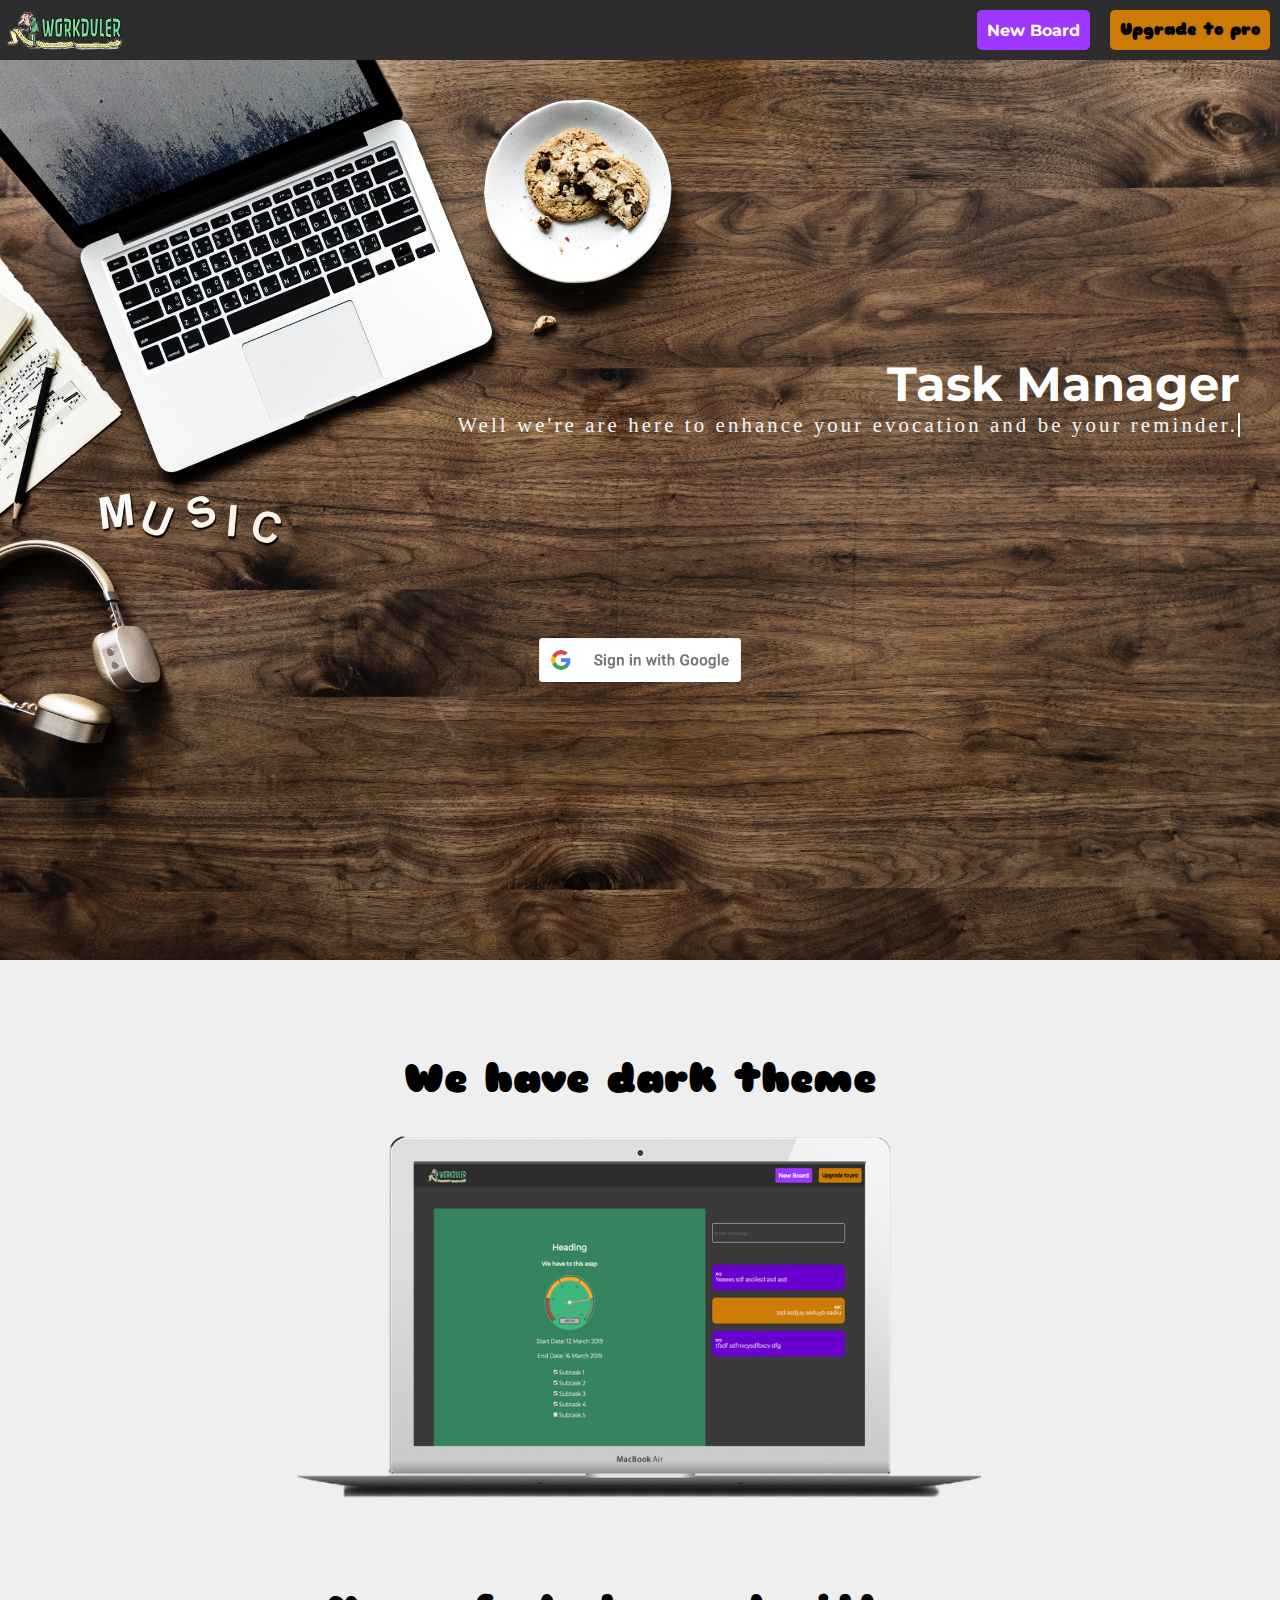
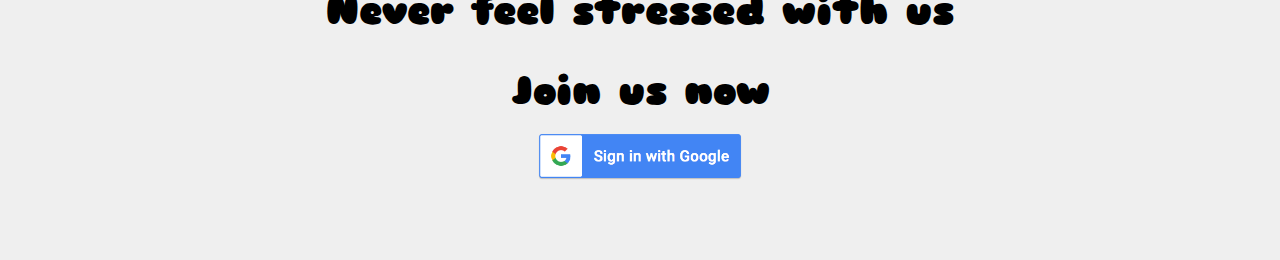
<file: index.html>
<!DOCTYPE html>
<html lang="en">
  <head>
    <meta charset="UTF-8" />
    <meta name="viewport" content="width=device-width, initial-scale=1.0" />
    <meta http-equiv="X-UA-Compatible" content="ie=edge" />
    <title>Workduler</title>
    <link rel="stylesheet" type="text/css" href="home.css" />
    <link rel="stylesheet" href="style.css" />
    <link rel="stylesheet" href="features.css" />
  </head>

  <body>
    <nav>
      <a class="hero" href="index.html"><img src="huge (1).png" alt=""/></a>
      <div></div>
      <div>
        <a id="new" href="#">New Board</a>
        <a id="pro" href="#">Upgrade to pro</a>
      </div>
	</nav>
	<div class="navGap"></div>

    <section class="landing">
      <!-- <img src="home.jpg" alt=""> -->
      <div>
        <div class="typewriter">
          <h1>Task Manager</h1>
          <p>
            Well we're are here to enhance your evocation and be your reminder.
          </p>
        </div>
        <a class="login" href="MyBoard.html">
          <img
            src="google_signin_buttons/web/2x/btn_google_signin_light_normal_web@2x.png"
          />
        </a>
      </div>
    </section>

    <section class="features">
      <div>
        <h2>We have dark theme</h2>
        <img class="screenshot" src="f1.png" alt="" />
        <h4>Never feel stressed with us</h4>
        <h4>Join us now</h4>
        <a class="login" href="MyBoard.html">
          <img
            src="google_signin_buttons/web/2x/btn_google_signin_dark_normal_web@2x.png"
          />
        </a>
      </div>
    </section>
  </body>
</html>
</file>
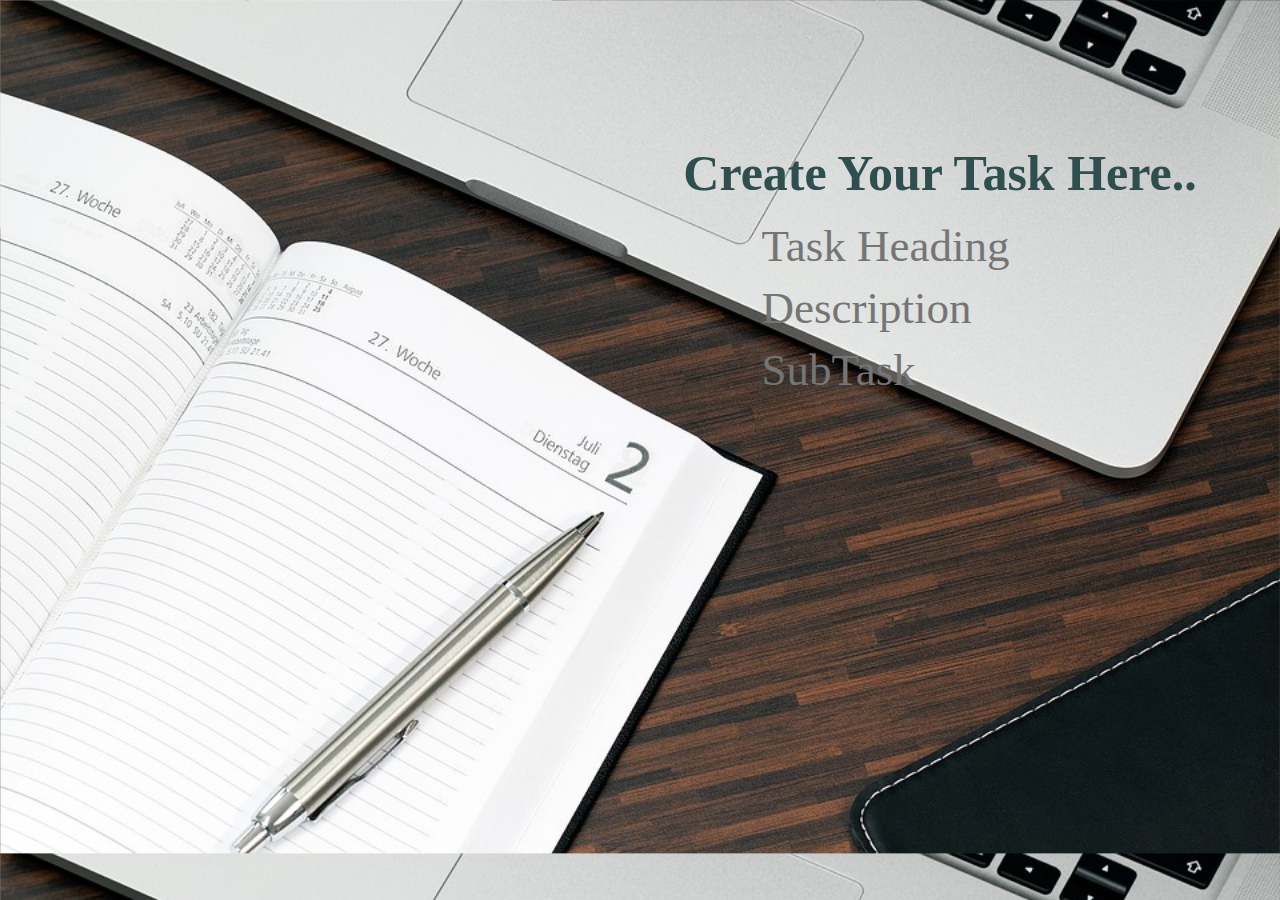
<file: create.html>
<!DOCTYPE html>
<html>
<head>
	<title>Workduler</title>
	<link rel="stylesheet" type="text/css" href="create.css">
</head>
<body>
	<h1>Create Your Task Here..</h1>
	<form>
		<input type="text" name="heading" placeholder="Task Heading">
		<input type="text" name="description" placeholder="Description">
		<input type="text" name="subtask" placeholder="SubTask">
	</form>
</body>
</html>
</file>
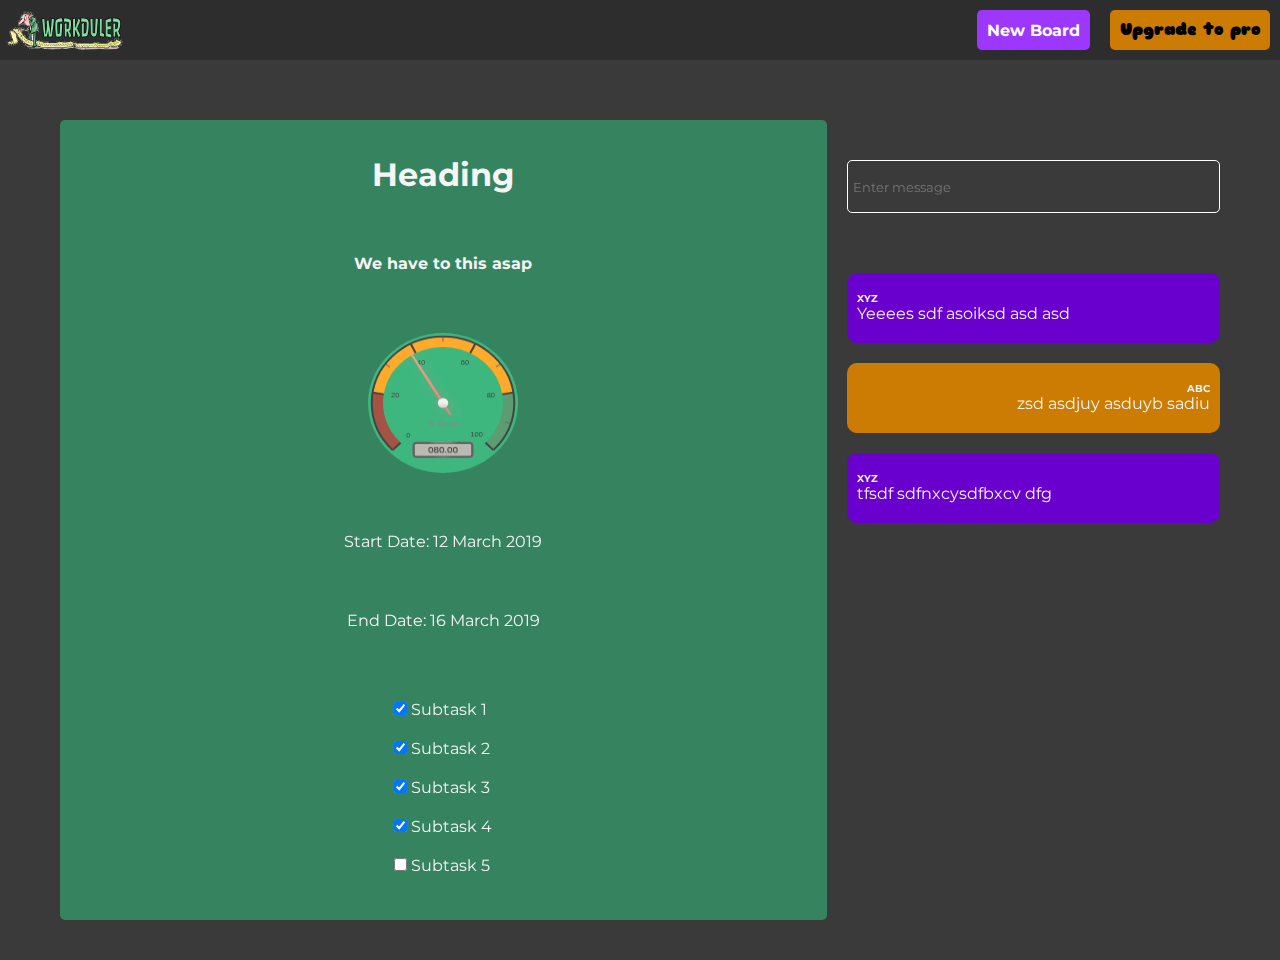
<file: details.html>
<!DOCTYPE html>
<html lang="en">

<head>
    <meta charset="UTF-8">
    <meta name="viewport" content="width=device-width, initial-scale=1.0">
    <meta http-equiv="X-UA-Compatible" content="ie=edge">
    <title>Details - MyBoard</title>
    <link rel="stylesheet" href="style.css">
    <script src="gauge.min.js"></script>
    <link rel="stylesheet" href="animate.css">
</head>

<body>
    <nav>
        <a class="hero" href="index.html"><img src="huge (1).png" alt=""></a>
        <div></div>
        <div><a id="new" href="#">New Board</a>
            <a id="pro" href="#">Upgrade to pro</a>
        </div>
    </nav>
    <div class="navGap"></div>
    <section>
        <div class="boardDetail">
            <div id="detail">
                <h1>Heading</h1>
                <h4>We have to this asap</h4>
                <canvas id="detailCanvas"></canvas>

                <div>Start Date: 12 March 2019</div>
                <div>End Date: 16 March 2019</div>


                <div class="subtask">
                    <div><input type="checkbox" checked> Subtask 1</div>
                    <div><input type="checkbox" checked> Subtask 2</div>
                    <div><input type="checkbox" checked> Subtask 3</div>
                    <div><input type="checkbox" checked> Subtask 4</div>
                    <div><input type="checkbox"> Subtask 5</div>
                </div>
            </div>
            <div id="chat">
                <input type="text" placeholder="Enter message">
                <div class="chatBubble">
                    <div class="from">XYZ</div>
                    <div class="message">Yeeees sdf asoiksd asd asd </div>
                </div>

                <div class="chatBubble">
                    <div class="from">ABC</div>
                    <div class="message">zsd asdjuy asduyb sadiu</div>
                </div>

                <div class="chatBubble">
                    <div class="from">XYZ</div>
                    <div class="message">tfsdf sdfnxcysdfbxcv dfg</div>
                </div>
            </div>
        </div>
    </section>
    <script>
        var gauge = new RadialGauge({
            renderTo: 'detailCanvas',
            width: 150,
            height: 150,
            units: "% Done",
            minValue: 0,
            maxValue: 100,
            majorTicks: [
                "0",
                "20",
                "40",
                "60",
                "80",
                "100",
            ],
            minorTicks: 2,
            strokeTicks: true,
            highlights: [{
                    "from": 0,
                    "to": 20,
                    "color": "rgba(200, 50, 50, .75)"
                },
                {
                    "from": 20,
                    "to": 80,
                    "color": "#FFAA2B"
                },
                {
                    "from": 80,
                    "to": 100,
                    "color": "#5B9D71"
                }
            ],
            colorPlate: "#3eb77f",
            borderShadowWidth: 0,
            borders: false,
            needleType: "arrow",
            needleWidth: 2,
            needleCircleSize: 7,
            needleCircleOuter: true,
            needleCircleInner: false,
            animationDuration: 1500,
            animationRule: "linear"
        }).draw();

        gauge.value = 80;
    </script>
</body>

</html>
</file>
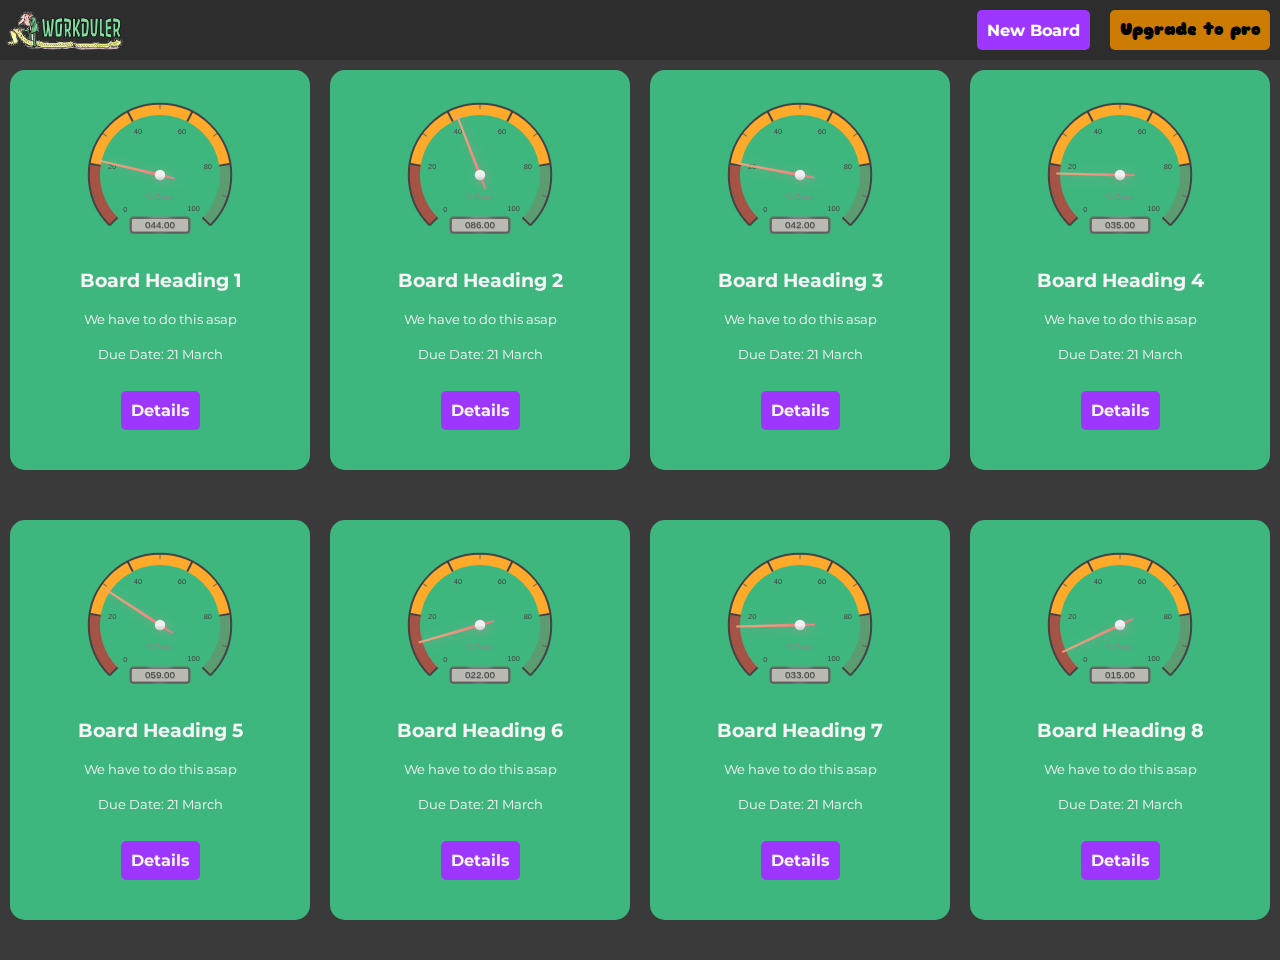
<file: MyBoard.html>
<!DOCTYPE html>
<html lang="en">

<head>
    <meta charset="UTF-8">
    <meta name="viewport" content="width=device-width, initial-scale=1.0">
    <meta http-equiv="X-UA-Compatible" content="ie=edge">
    <title>My Board - Workduler</title>
    <link rel="stylesheet" href="style.css">
    <script src="gauge.min.js"></script>
    <link rel="stylesheet" href="animate.css">
</head>

<body>
    <nav>
        <a class="hero" href="index.html"><img src="huge (1).png" alt=""></a>
        <div></div>
        <div><a id="new" href="#">New Board</a>
            <a id="pro" href="#">Upgrade to pro</a>
        </div>
    </nav>
    <div class="navGap"></div>

    <section class="boards">
        <div class="boardOverview animated fadeIn">
            <canvas id="canvas1"></canvas>
            <h3>Board Heading 1</h3>
            <p>We have to do this asap</p>
            <p>Due Date: 21 March</p>
            <a href="details.html">Details</a>
        </div>

        <div class="boardOverview animated fadeIn">
            <canvas id="canvas2"></canvas>
            <h3>Board Heading 2</h3>
            <p>We have to do this asap</p>
            <p>Due Date: 21 March</p>
            <a href="details.html">Details</a>
        </div>

        <div class="boardOverview animated fadeIn">
            <canvas id="canvas3"></canvas>
            <h3>Board Heading 3</h3>
            <p>We have to do this asap</p>
            <p>Due Date: 21 March</p>
            <a href="details.html">Details</a>
        </div>

        <div class="boardOverview animated fadeIn">
            <canvas id="canvas4"></canvas>
            <h3>Board Heading 4</h3>
            <p>We have to do this asap</p>
            <p>Due Date: 21 March</p>
           <a href="details.html">Details</a>
        </div>

        <div class="boardOverview animated fadeIn">
            <canvas id="canvas5"></canvas>
            <h3>Board Heading 5</h3>
            <p>We have to do this asap</p>
            <p>Due Date: 21 March</p>
          <a href="details.html">Details</a>
        </div>

        <div class="boardOverview animated fadeIn">
            <canvas id="canvas6"></canvas>
            <h3>Board Heading 6</h3>
            <p>We have to do this asap</p>
            <p>Due Date: 21 March</p>
            <a href="details.html">Details</a>
        </div>

        <div class="boardOverview animated fadeIn">
            <canvas id="canvas7"></canvas>
            <h3>Board Heading 7</h3>
            <p>We have to do this asap</p>
            <p>Due Date: 21 March</p>
           <a href="details.html">Details</a>
        </div>

        <div class="boardOverview animated fadeIn">
            <canvas id="canvas8"></canvas>
            <h3>Board Heading 8</h3>
            <p>We have to do this asap</p>
            <p>Due Date: 21 March</p>
           <a href="details.html">Details</a>
        </div>
        
    </section>
    <script src="myguage.js"></script>
</body>

</html>
</file>
<file: home.css>
* {
  padding: 0;
  margin: 0;
  box-sizing: border-box;
}
section {
  
  height: 100vh;
}
.landing {
  background-image: url(home.jpg);
  background-size: cover;

  display: flex;
  justify-content: center;
  flex-direction: column;
}
/* .landing img{
    height: 100%;
    z-index: -10;
} */
.typewriter h1 {
  font-size: 3em;
  color: white;
}
.typewriter {
  float: right;
  text-align: end;
  padding: 20px 40px 0px 0;
  color: white;
  max-height: 300px;
}
.typewriter p {
  font-family: "Gabriola";
  float: right;
  font-size: 1.3em;
  overflow: hidden;
  white-space: nowrap;
  margin-bottom: 200px;
  letter-spacing: 0.15em;
  animation: typing 7s steps(60, end), blink-caret 0.5s step-end infinite;
  border-right: 0.1em solid white;
}

@keyframes typing {
  from {
    width: 0;
  }
  to {
    width: 100%;
  }
}

@keyframes blink-caret {
  from,
  to {
    border-color: transparent;
  }
  50% {
    border-color: white;
  }
}

.login img {
  height: 50px;
  width: 100%;
  object-fit: scale-down;
}
.login {
  padding: 0;
  margin: 0;
  width: 100%;
}



@media (max-width: 1000px) {
  .typewriter {
    background: url(texture0.png);
    margin: 20px;
    border-radius: 15px;
    margin-top: 10px;
    margin-bottom: 80px;
    padding-left: 2PX;
  }
  .typewriter p {
    animation: blink-caret 0.5s step-end infinite;
    overflow: auto;
    white-space: unset;
    color: white;
    font-size: 1.5em;
    font-family: "Courier New", Courier, monospace;
  }
}
</file>
<file: style.css>
@import url("https://fonts.googleapis.com/css?family=Montserrat|Sniglet");
a {
  text-decoration: none;
  color: black;
}

/* Hide the browser's default checkbox */
.container input {
  position: absolute;
  opacity: 0;
  cursor: pointer;
  height: 0;
  width: 0;
}

/* Create a custom checkbox */
.checkmark {
  position: absolute;
  top: 0;
  left: 0;
  height: 25px;
  width: 25px;
  background-color: #eee;
}

/* On mouse-over, add a grey background color */
.container:hover input ~ .checkmark {
  background-color: #ccc;
}

/* When the checkbox is checked, add a blue background */
.container input:checked ~ .checkmark {
  background-color: #2196F3;
}

/* Create the checkmark/indicator (hidden when not checked) */
.checkmark:after {
  content: "";
  position: absolute;
  display: none;
}

/* Show the checkmark when checked */
.container input:checked ~ .checkmark:after {
  display: block;
}

/* Style the checkmark/indicator */
.container .checkmark:after {
  left: 9px;
  top: 5px;
  width: 5px;
  height: 10px;
  border: solid white;
  border-width: 0 3px 3px 0;
  -webkit-transform: rotate(45deg);
  transform: rotate(45deg);
}

* {
  padding: 0;
  margin: 0;
  -webkit-box-sizing: border-box;
          box-sizing: border-box;
  font-family: "Montserrat", sans-serif;
  color: whitesmoke;
}

body {
  background: rgba(44, 44, 44, 0.933);
}

a {
  padding: 20px 10px;
  margin: 10px;
  display: -webkit-box;
  display: -ms-flexbox;
  display: flex;
  -webkit-box-align: center;
      -ms-flex-align: center;
          align-items: center;
  border-radius: 5px;
  -webkit-transition: .5s;
  transition: .5s;
  color: whitesmoke;
}

.navGap {
  margin-top: 60px;
  width: 100%;
  display: block;
}

nav {
  height: 60px;
  background-color: rgba(44, 44, 44, 0.933);
  display: -ms-grid;
  display: grid;
  position: fixed;
  top: 0;
  z-index: 100;
  width: 100%;
  -ms-grid-columns: auto 1fr auto;
      grid-template-columns: auto 1fr auto;
}

nav .hero {
  padding: 0;
  margin: 0;
}

nav img {
  -o-object-fit: contain;
     object-fit: contain;
  -o-object-position: left;
     object-position: left;
  min-width: 20vw;
  max-height: 60px;
  padding: 10px 5px;
}

nav div {
  height: 60px;
  display: -webkit-box;
  display: -ms-flexbox;
  display: flex;
}

nav div #new {
  background-color: #9d37ff;
  font-weight: bold;
  color: white;
}

nav div #new:hover {
  background-color: #6a00ce;
}

nav div #pro {
  background-color: #cc7c03;
  font-weight: bold;
  color: black;
  font-family: "Sniglet", cursive;
}

nav div #pro:hover {
  background-color: #ffaa2b;
}

section {
  height: calc(100vh);
}

.boards {
  display: -ms-grid;
  display: grid;
  -ms-grid-columns: 1fr 1fr 1fr 1fr;
      grid-template-columns: 1fr 1fr 1fr 1fr;
  -webkit-transition: 1s;
  transition: 1s;
  -webkit-box-align: start;
      -ms-flex-align: start;
          align-items: flex-start;
  -webkit-box-pack: start;
      -ms-flex-pack: start;
          justify-content: flex-start;
}

.boards .boardOverview {
  display: -webkit-box;
  display: -ms-flexbox;
  display: flex;
  -webkit-box-orient: vertical;
  -webkit-box-direction: normal;
      -ms-flex-direction: column;
          flex-direction: column;
  -webkit-box-align: center;
      -ms-flex-align: center;
          align-items: center;
  -ms-flex-pack: distribute;
      justify-content: space-around;
  height: 400px;
  padding: 20px;
  margin: 10px;
  background-color: #3eb77f;
  border-radius: 15px;
  -webkit-transition: 0.5s;
  transition: 0.5s;
}

.boards .boardOverview:hover {
  background-color: #36835f;
}

.boards .boardOverview a {
  background-color: #9d37ff;
  padding: 10px;
  font-weight: bold;
}

.boards .boardOverview a:hover {
  background-color: #6a00ce;
}

.boards .boardOverview p {
  font-size: 0.8em;
}

.boardDetail {
  display: -ms-grid;
  display: grid;
  -ms-grid-columns: 2fr 1fr;
      grid-template-columns: 2fr 1fr;
  height: 100%;
  padding: 50px;
}

.boardDetail #detail {
  margin: 10px;
  background-color: #36835f;
  height: 100%;
  padding: 30px;
  border-radius: 5px;
  display: -webkit-box;
  display: -ms-flexbox;
  display: flex;
  -webkit-box-orient: vertical;
  -webkit-box-direction: normal;
      -ms-flex-direction: column;
          flex-direction: column;
  -webkit-box-align: center;
      -ms-flex-align: center;
          align-items: center;
  -webkit-box-pack: justify;
      -ms-flex-pack: justify;
          justify-content: space-between;
}

.boardDetail #detail .subtask {
  display: -webkit-box;
  display: -ms-flexbox;
  display: flex;
  -webkit-box-orient: vertical;
  -webkit-box-direction: normal;
      -ms-flex-direction: column;
          flex-direction: column;
}

.boardDetail #detail .subtask div {
  margin: 5px;
}

.boardDetail #detail * {
  padding: 5px 0;
}

.boardDetail #chat {
  margin: 10px;
  margin-top: 50px;
  height: 100%;
  display: -webkit-box;
  display: -ms-flexbox;
  display: flex;
  -webkit-box-orient: vertical;
  -webkit-box-direction: normal;
      -ms-flex-direction: column;
          flex-direction: column;
}

.boardDetail #chat input {
  background: transparent;
  border: 1px solid white;
  height: 4em;
  border-radius: 5px;
  margin-bottom: 50px;
  padding-left: 5px;
}

.boardDetail #chat .chatBubble {
  padding: 20px 10px;
  margin: 10px 0;
  background-color: #6a00ce;
  border-radius: 10px;
}

.boardDetail #chat .chatBubble:nth-child(odd) {
  background-color: #cc7c03;
  text-align: end;
}

.boardDetail #chat .chatBubble .from {
  font-size: 0.6em;
  font-weight: bold;
}

@media (max-width: 900px) {
  .boards {
    -ms-grid-columns: 1fr 1fr 1fr;
        grid-template-columns: 1fr 1fr 1fr;
  }
  .boardDetail {
    -ms-grid-columns: 1fr 1fr;
        grid-template-columns: 1fr 1fr;
  }
}

@media (max-width: 650px) {
  .boards {
    -ms-grid-columns: 1fr 1fr;
        grid-template-columns: 1fr 1fr;
  }
  .boardDetail {
    -ms-grid-columns: 1fr;
        grid-template-columns: 1fr;
    padding: 0;
  }
}

@media (max-width: 450px) {
  .boards {
    -ms-grid-columns: 1fr;
        grid-template-columns: 1fr;
  }
}
/*# sourceMappingURL=style.css.map */
</file>
<file: features.css>
.features {
  background-color: #efefef;
  color: black;
  padding: 20px;
  display: -webkit-box;
  display: -ms-flexbox;
  display: flex;
  -webkit-box-orient: vertical;
  -webkit-box-direction: normal;
      -ms-flex-direction: column;
          flex-direction: column;
  -ms-flex-pack: distribute;
      justify-content: space-around;
  -webkit-box-align: center;
      -ms-flex-align: center;
          align-items: center;
  text-align: center;
}

.features h2,
.features h4 {
  color: black;
  padding: 15px;
  font-size: 2.5em;
  font-family: "Sniglet", cursive;
}

.features .screenshot {
  width: 80%;
}
/*# sourceMappingURL=features.css.map */
</file>
<file: create.css>
body{
	background:url('create.jpg');
	background-size: cover;
}
h1{
	display: flex;
	align-items: center;
	flex-direction: column;
	font-size: 50px;
	font-family: "Gabriola";
	color: darkslategray;
	padding: 10px;
	position: relative;
	top: 100px;
	left: 300px;
}
form{
	display: flex;
	align-items: center;
	flex-direction: column;
}
form input{
	border: 0px solid;
	background-color: transparent;
	font-size: 45px;
	font-family: "Gabriola";
	color:olive;
	padding: 5px;
	position: relative;
	top: 70px;
	left: 400px;
}
</file>
